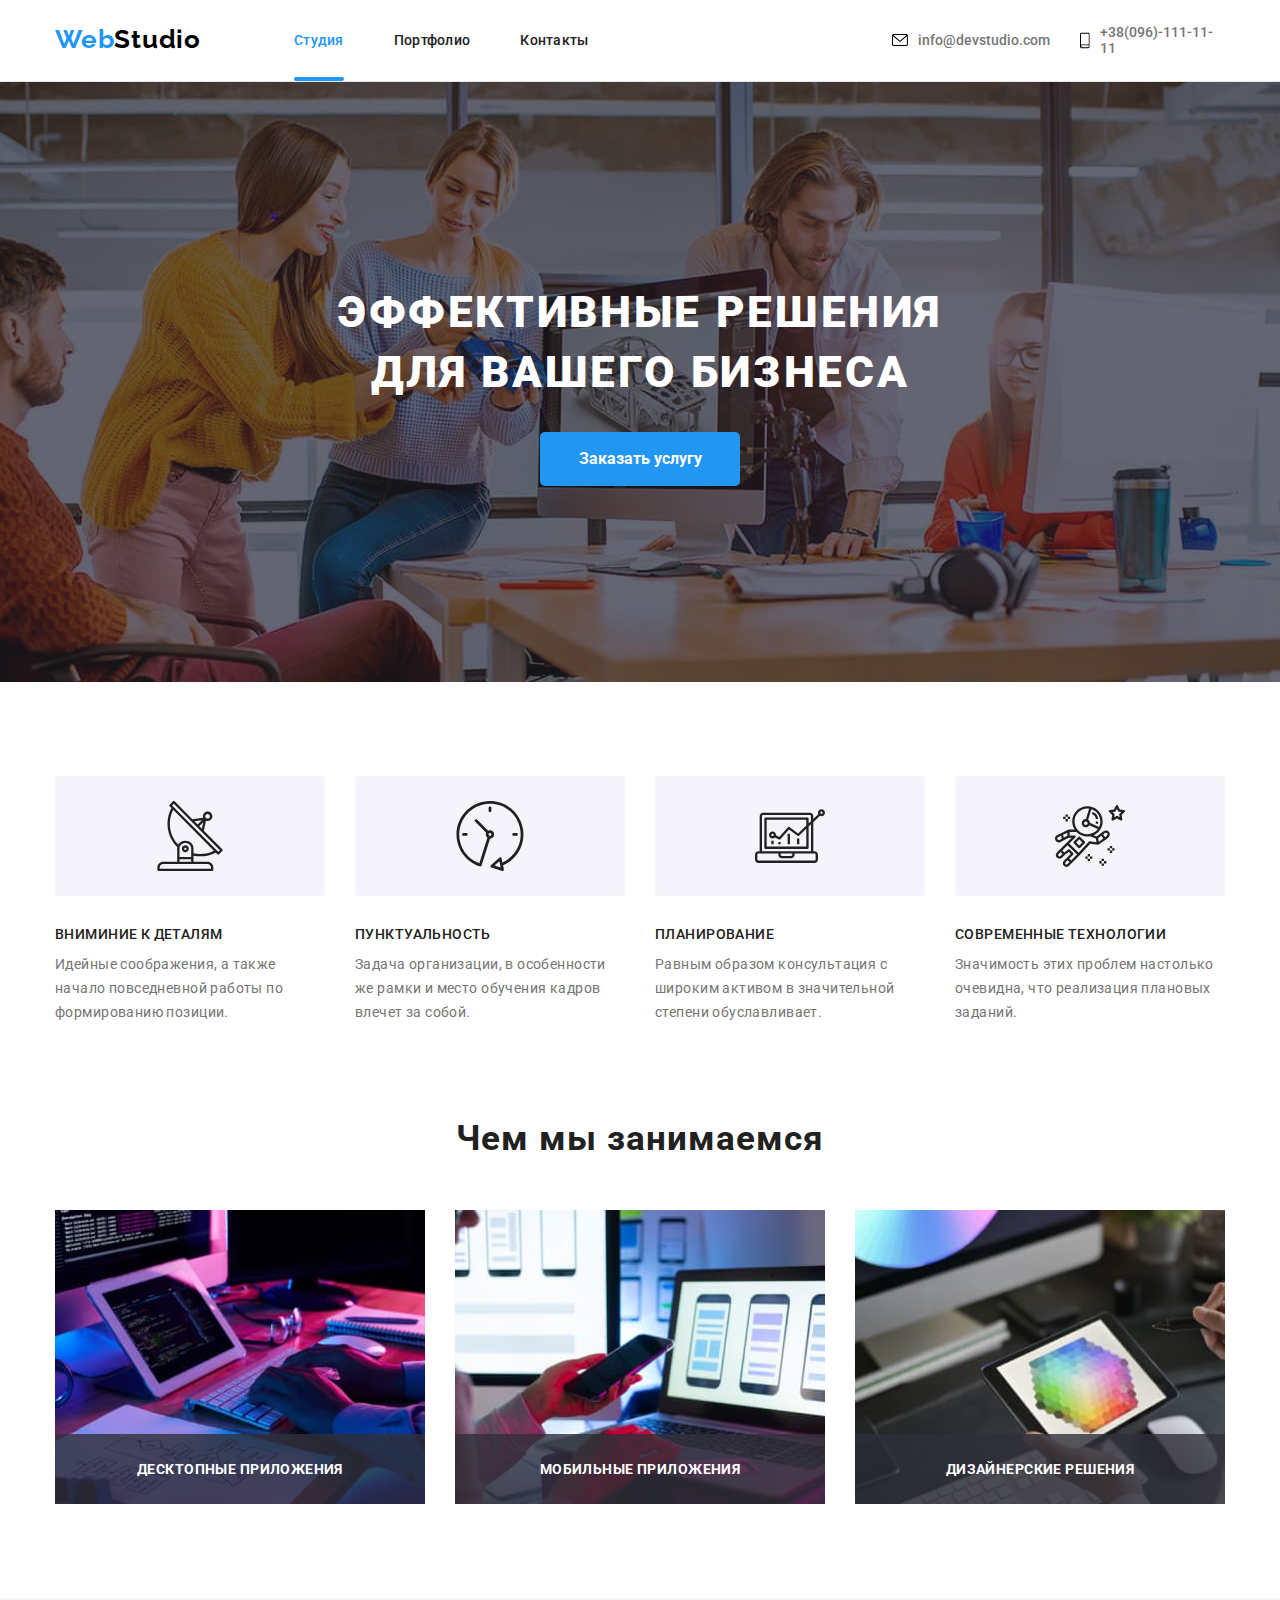
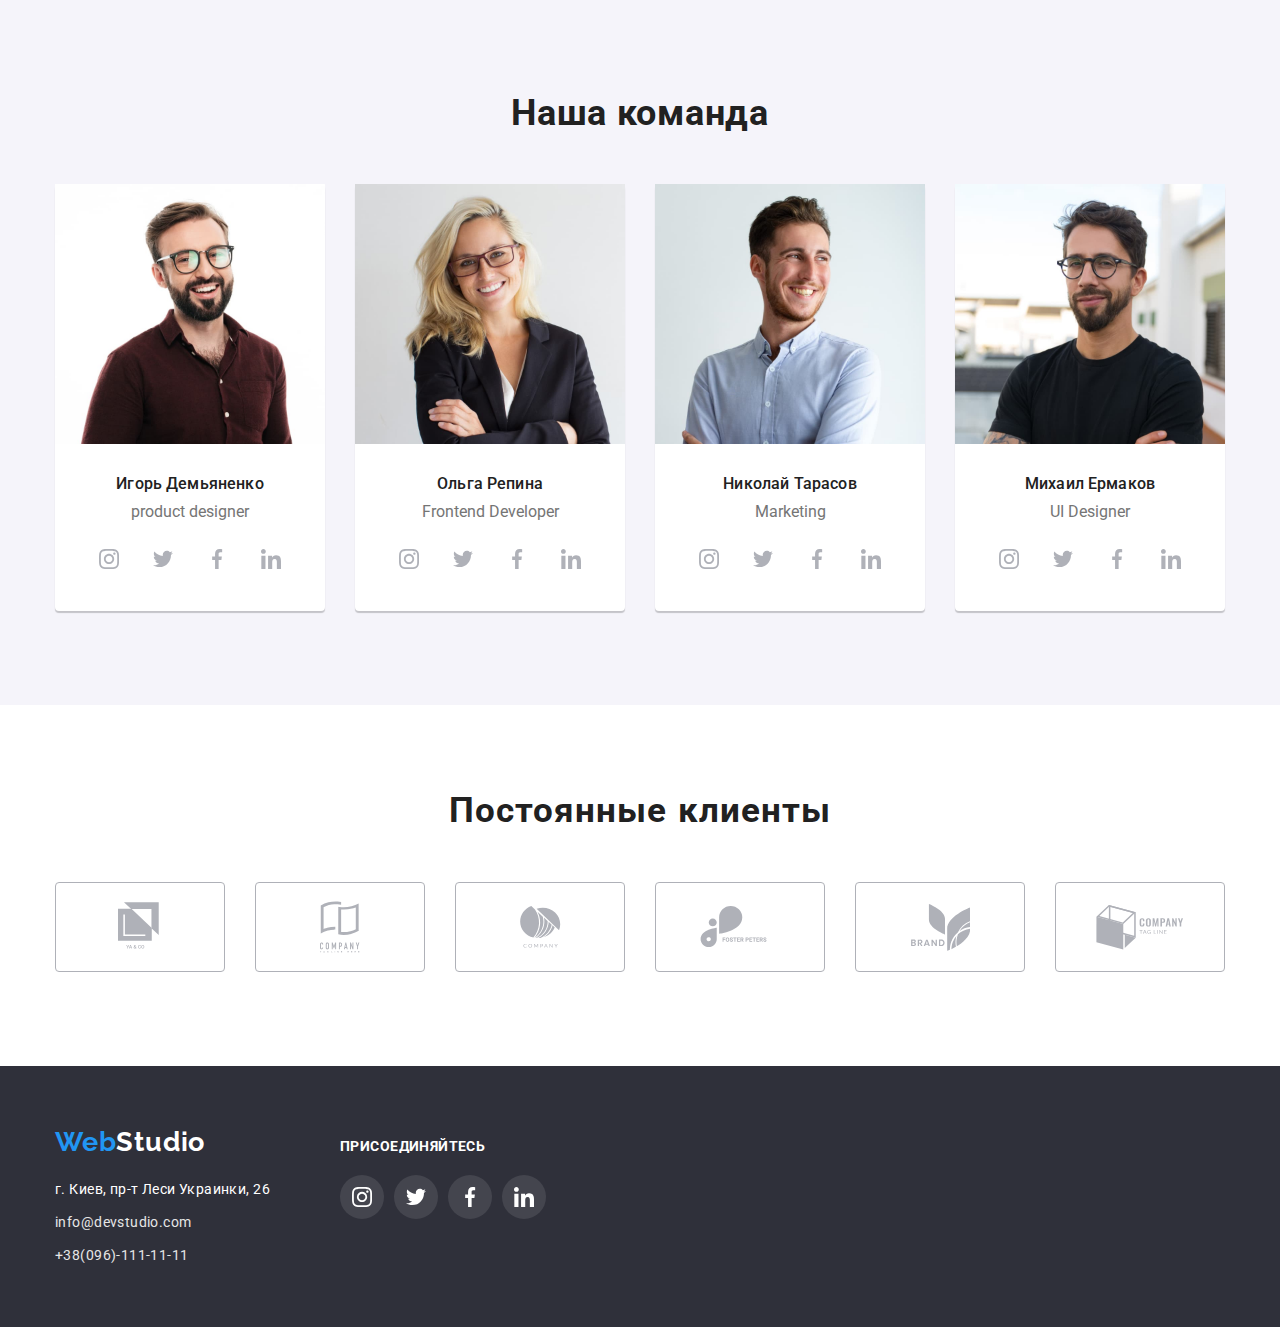
<file: index.html>
<!DOCTYPE html>
<html lang="ru">

<head>
    <meta charset="UTF-8">
    <meta http-equiv="X-UA-Compatible" content="IE=edge">
    <meta name="viewport" content="width=device-width, initial-scale=1.0">
    <link rel="preconnect" href="https://fonts.gstatic.com">
    <link rel="preconnect" href="https://fonts.gstatic.com">
    <link rel="preconnect" href="https://fonts.gstatic.com">
    <link rel="stylesheet" href="./style/normalize.css">
    <link
        href="https://fonts.googleapis.com/css2?family=Raleway:wght@700&family=Roboto:wght@400;500;700;900&display=swap"
        rel="stylesheet">
    <link rel="stylesheet" href="style/style.css">
    <link rel="stylesheet" href="portfolio.html">

    <title>Main page</title>
</head>

<body>
    <header class="header">
        <div class="container header_div">
            <a class="logos" href="#"><span class="web">Web</span>Studio</a>
            <nav class="nav">
                <ul class="nav_list">
                    <li class="nav_item"><a class="link current" href="./index.html">Студия</a></li>
                    <li class="nav_item"><a class="link " href="./portfolio.html">Портфолио</a></li>
                    <li class="nav_item"><a class="link " href="#Контакты">Контакты</a></li>
                </ul>
            </nav>
            <ul class="contact_list">
                <li class="contact_item"><a class="contacts_anchor" href="mailto:info@devstudio.com">
                        <svg class="contact_icon" width="16px" height="12px">
                            <use href="./images/sprite.svg#icon-envelope"></use>
                        </svg>
                        info@devstudio.com</a>
                </li>
                <li class="contact_item"><a class="contacts_anchor" href="tel:+380961111111">
                        <svg class="contact_icon" width="10px" height="17px">
                            <use href="./images/sprite.svg#icon-smartphone"></use>
                        </svg>
                        +38(096)-111-11-11</a>
                </li>
            </ul>
        </div>
    </header>
    <main>
        <section class="inner_screen">
            <div class="container">
                <h1>Эффективные решения для вашего бизнеса</h1>
                <button class="btn" type="button">Заказать услугу</button>
            </div>
        </section>
        <section class="skill_list">
            <div class="container">
                <ul class="skill_ul">
                    <li class="list_li">
                        <div class="svg_div">
                            <svg class="skill_icon">
                                <use href="./images/sprite.svg#icon-antenna"></use>
                            </svg>
                        </div>
                        <h3 class="li_caption">Вниминие к деталям</h3>
                        <p class="paragraphs_li">Идейные соображения, а также начало повседневной работы по формированию
                            позиции.</p>
                    </li>
                    <li class="list_li">
                        <div class="svg_div">
                            <svg class="skill_icon">
                                <use href="./images/sprite.svg#icon-clock"></use>
                            </svg>
                        </div>
                        <h3 class="li_caption">Пунктуальность</h3>
                        <p class="paragraphs_li">Задача организации, в особенности же рамки и место обучения кадров
                            влечет
                            за собой.</p>
                    </li>
                    <li class="list_li">
                        <div class="svg_div">
                            <svg class="skill_icon">
                                <use href="./images/sprite.svg#icon-diagram"></use>
                            </svg>
                        </div>
                        <h3 class="li_caption">Планирование</h3>
                        <p class="paragraphs_li">Равным образом консультация с широким активом в значительной степени
                            обуславливает.</p>
                    </li>
                    <li class="list_li">
                        <div class="svg_div">
                            <svg class="skill_icon">
                                <use href="./images/sprite.svg#icon-astronaut"></use>
                            </svg>
                        </div>
                        <h3 class="li_caption">Современные технологии</h3>
                        <p class="paragraphs_li">Значимость этих проблем настолько очевидна, что реализация плановых
                            заданий.</p>
                    </li>
                </ul>
            </div>
        </section>
        <section class="skill_photos">
            <div class="container">
                <h2>Чем мы занимаемся</h2>
                <ul class="ul_photos">
                    <li class="li_photos">
                        <div class="photo_cover">
                            <img src="images/box1.jpg" alt="laptop" class="skills_photo">
                            <div class="img_title_overlay">
                                <h3 class="hover_header">Десктопные приложения</h3>
                            </div>
                        </div>
                    </li>
                    <li class="li_photos">
                        <div class="photo_cover">
                            <img src="images/box2.jpg" alt="phone" class="skills_photo">
                            <div class="img_title_overlay">
                                <h3 class="hover_header">Мобильные приложения</h3>
                            </div>
                        </div>
                    </li>
                    <li class="li_photos">
                        <div class="photo_cover">
                            <img src="images/box3.jpg" alt="tablet" class="skills_photo">
                            <div class="img_title_overlay">
                                <h3 class="hover_header">Дизайнерские решения</h3>
                            </div>
                        </div>
                    </li>
                </ul>
            </div>
        </section>
        <section class="team">
            <div class="container">
                <h2 class="h2_team">Наша команда</h2>
                <ul class="team_list">
                    <li class="worker_block">
                        <img src="images/man1.jpg" alt="man1" class="team_face">
                        <div class="description">
                            <h3 class="p_team">Игорь Демьяненко</h3>
                            <p class="proffesion" lang="en">product designer</p>
                            <ul class="inner_ul">
                                <li class="social_icon_item">
                                    <a href="" class="social_icon_link" target="_blank" rel="noopener noreferrer">
                                        <svg class="social_icon">
                                            <use href="./images/sprite.svg#icon-instagram"></use>
                                        </svg>
                                    </a>
                                </li>
                                <li class="social_icon_item">
                                    <a href="" class="social_icon_link" target="_blank" rel="noopener noreferrer">
                                        <svg class="social_icon">
                                            <use href="./images/sprite.svg#icon-twitter"></use>
                                        </svg>
                                    </a>
                                </li>
                                <li class="social_icon_item">
                                    <a href="" class="social_icon_link" target="_blank" rel="noopener noreferrer">
                                        <svg class="social_icon">
                                            <use href="./images/sprite.svg#icon-facebook"></use>
                                        </svg>
                                    </a>
                                </li>
                                <li class="social_icon_item">
                                    <a href="" class="social_icon_link" target="_blank" rel="noopener noreferrer">
                                        <svg class="social_icon">
                                            <use href="./images/sprite.svg#icon-linkedin"></use>
                                        </svg>
                                    </a>
                                </li>
                            </ul>
                        </div>
                    </li>
                    <li class="worker_block">
                        <img src="images/women1.jpg" alt="women1" class="team_face">
                        <div class="description">
                            <h3 class="p_team">Ольга Репина</h3>
                            <p class="proffesion" lang="en">Frontend Developer</p>
                            <ul class="inner_ul">
                                <li class="social_icon_item">
                                    <a href="" class="social_icon_link" target="_blank" rel="noopener noreferrer">
                                        <svg class="social_icon">
                                            <use href="./images/sprite.svg#icon-instagram"></use>
                                        </svg>
                                    </a>
                                </li>
                                <li class="social_icon_item">
                                    <a href="" class="social_icon_link" target="_blank" rel="noopener noreferrer">
                                        <svg class="social_icon">
                                            <use href="./images/sprite.svg#icon-twitter"></use>
                                        </svg>
                                    </a>
                                </li>
                                <li class="social_icon_item">
                                    <a href="" class="social_icon_link" target="_blank" rel="noopener noreferrer">
                                        <svg class="social_icon">
                                            <use href="./images/sprite.svg#icon-facebook"></use>
                                        </svg>
                                    </a>
                                </li>
                                <li class="social_icon_item">
                                    <a href="" class="social_icon_link" target="_blank" rel="noopener noreferrer">
                                        <svg class="social_icon">
                                            <use href="./images/sprite.svg#icon-linkedin"></use>
                                        </svg>
                                    </a>
                                </li>
                            </ul>
                        </div>
                    </li>
                    <li class="worker_block">
                        <img src="images/man2.jpg" alt="man2" class="team_face">
                        <div class="description">
                            <h3 class="p_team">Николай Тарасов</h3>
                            <p class="proffesion" lang="en">Marketing</p>
                            <ul class="inner_ul">
                                <li class="social_icon_item">
                                    <a href="" class="social_icon_link" target="_blank" rel="noopener noreferrer">
                                        <svg class="social_icon">
                                            <use href="./images/sprite.svg#icon-instagram"></use>
                                        </svg>
                                    </a>
                                </li>
                                <li class="social_icon_item">
                                    <a href="" class="social_icon_link" target="_blank" rel="noopener noreferrer">
                                        <svg class="social_icon">
                                            <use href="./images/sprite.svg#icon-twitter"></use>
                                        </svg>
                                    </a>
                                </li>
                                <li class="social_icon_item">
                                    <a href="" class="social_icon_link" target="_blank" rel="noopener noreferrer">
                                        <svg class="social_icon">
                                            <use href="./images/sprite.svg#icon-facebook"></use>
                                        </svg>
                                    </a>
                                </li>
                                <li class="social_icon_item">
                                    <a href="" class="social_icon_link" target="_blank" rel="noopener noreferrer">
                                        <svg class="social_icon">
                                            <use href="./images/sprite.svg#icon-linkedin"></use>
                                        </svg>
                                    </a>
                                </li>
                            </ul>
                        </div>
                    </li>
                    <li class="worker_block">
                        <img src="images/man3.jpg" alt="man3" class="team_face">
                        <div class="description">
                            <h3 class="p_team">Михаил Ермаков</h3>
                            <p class="proffesion" lang="en">UI Designer</p>
                            <ul class="inner_ul">
                                <li class="social_icon_item">
                                    <a href="" class="social_icon_link" target="_blank" rel="noopener noreferrer">
                                        <svg class="social_icon">
                                            <use href="./images/sprite.svg#icon-instagram"></use>
                                        </svg>
                                    </a>
                                </li>
                                <li class="social_icon_item">
                                    <a href="" class="social_icon_link" target="_blank" rel="noopener noreferrer">
                                        <svg class="social_icon">
                                            <use href="./images/sprite.svg#icon-twitter"></use>
                                        </svg>
                                    </a>
                                </li>
                                <li class="social_icon_item">
                                    <a href="" class="social_icon_link" target="_blank" rel="noopener noreferrer">
                                        <svg class="social_icon">
                                            <use href="./images/sprite.svg#icon-facebook"></use>
                                        </svg>
                                    </a>
                                </li>
                                <li class="social_icon_item">
                                    <a href="" class="social_icon_link" target="_blank" rel="noopener noreferrer">
                                        <svg class="social_icon">
                                            <use href="./images/sprite.svg#icon-linkedin"></use>
                                        </svg>
                                    </a>
                                </li>
                            </ul>
                        </div>
                    </li>
                </ul>
            </div>
        </section>
        <section class="customers_block">
            <div class="container">
                <h2 class="customer_header">Постоянные клиенты</h2>
                <ul class="customer_list">
                    <li class="customer_item">
                        <a class="customer_link" href="" target="_blank" rel="noopener noreferrer">
                            <svg class="customer_icon" width="45px" height="50px">
                                <use href="./images/sprite.svg#icon-logo_1"></use>
                            </svg>
                        </a>
                    </li>
                    <li class="customer_item">
                        <a class="customer_link" href="" target="_blank" rel="noopener noreferrer">
                            <svg class="customer_icon" width="40px" height="52px">
                                <use href="./images/sprite.svg#icon-logo_2"></use>
                            </svg>
                        </a>
                    </li>
                    <li class="customer_item">
                        <a class="customer_link" href="" target="_blank" rel="noopener noreferrer">
                            <svg class="customer_icon" width="41px" height="42px">
                                <use href="./images/sprite.svg#icon-logo_3"></use>
                            </svg>
                        </a>
                    </li>
                    <li class="customer_item">
                        <a class="customer_link" href="" target="_blank" rel="noopener noreferrer">
                            <svg class="customer_icon" width="80px" height="42px">
                                <use href="./images/sprite.svg#icon-logo_4"></use>
                            </svg>
                        </a>
                    </li>
                    <li class="customer_item">
                        <a class="customer_link" href="" target="_blank" rel="noopener noreferrer">
                            <svg class="customer_icon" width="59px" height="47px">
                                <use href="./images/sprite.svg#icon-logo_5"></use>
                            </svg>
                        </a>
                    </li>
                    <li class="customer_item">
                        <a class="customer_link" href="" target="_blank" rel="noopener noreferrer">
                            <svg class="customer_icon" width="88px" height="45px">
                                <use href="./images/sprite.svg#icon-logo_6"></use>
                            </svg>
                        </a>
                    </li>
                </ul>
            </div>
        </section>
    </main>
    <footer class="footer">
        <div class="container foot">
            <div class="footer_contact">
                <a class="logos_foot" href="#"><span class="web_foot">Web</span>Studio</a>
                <div class="footer_feedback">
                    <address class="address">
                        г. Киев, пр-т Леси Украинки, 26
                    </address>
                    <ul class="contack_list_footer">
                        <li class="li_footer"><a class="contacts_footer"
                                href="mailto:info@devstudio.com">info@devstudio.com</a>
                        </li>
                        <li class="li_footer"><a class="contacts_footer" href="tel:+380961111111">+38(096)-111-11-11</a>
                        </li>
                    </ul>
                </div>
            </div>
            <section class="footer_social">
                <h4 class="footer_social_title">Присоединяйтесь</h4>
                <ul class="footer_social_list">
                    <li class="foot_soc_item">
                        <a href="" class="social_icon_link" target="_blank" rel="noopener noreferrer">
                            <svg class="social_icon">
                                <use href="./images/sprite.svg#icon-instagram"></use>
                            </svg>
                        </a>
                    </li>
                    <li class="foot_soc_item">
                        <a href="" class="social_icon_link" target="_blank" rel="noopener noreferrer">
                            <svg class="social_icon">
                                <use href="./images/sprite.svg#icon-twitter"></use>
                            </svg>
                        </a>
                    </li>
                    <li class="foot_soc_item">
                        <a href="" class="social_icon_link" target="_blank" rel="noopener noreferrer">
                            <svg class="social_icon">
                                <use href="./images/sprite.svg#icon-facebook"></use>
                            </svg>
                        </a>
                    </li>
                    <li class="foot_soc_item">
                        <a href="" class="social_icon_link" target="_blank" rel="noopener noreferrer">
                            <svg class="social_icon">
                                <use href="./images/sprite.svg#icon-linkedin"></use>
                            </svg>
                        </a>
                    </li>
                </ul>
            </section>
        </div>
    </footer>
    <div class="backdrop is-hidden">
        <div class="modal_block">
            <button class="close_btn">
                <svg class="xmark">
                    <use href="./images/symbol-defs.svg#icon-close-black-18dp-2-1"></use>
                </svg>
            </button>
        </div>
    </div>
    <script src="./script/modal.js"></script>
</body>

</html>
</file>
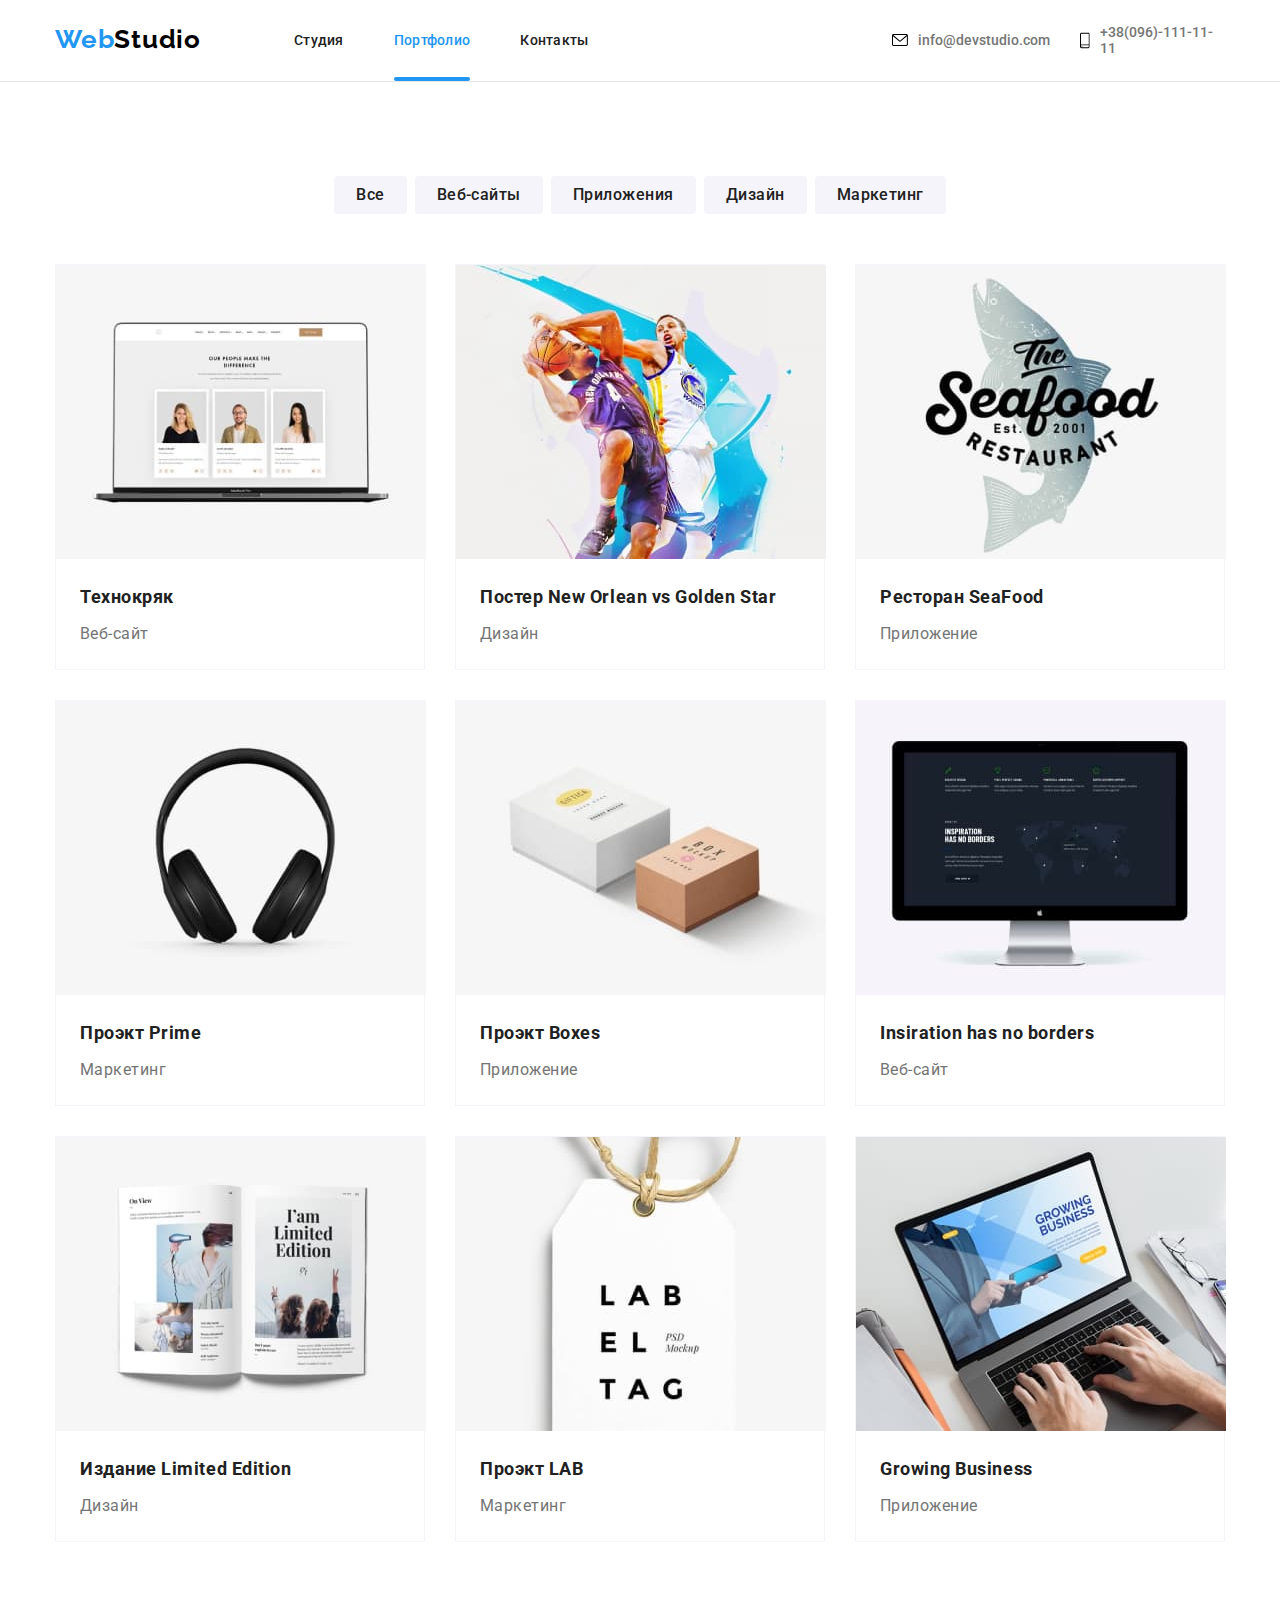
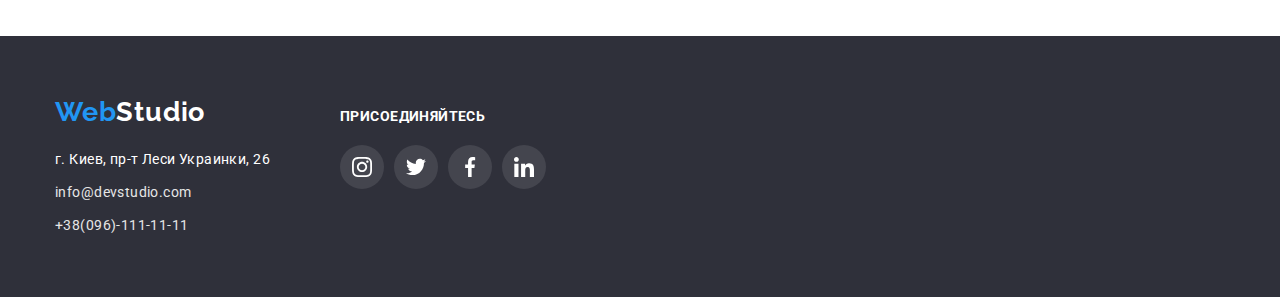
<file: portfolio.html>
<!DOCTYPE html>
<html lang="ru">

<head>
    <meta charset="UTF-8">
    <meta http-equiv="X-UA-Compatible" content="IE=edge">
    <meta name="viewport" content="width=device-width, initial-scale=1.0">
    <link
        href="https://fonts.googleapis.com/css2?family=Raleway:wght@700&family=Roboto:wght@400;500;700;900&display=swap"
        rel="stylesheet">
    <link rel="stylesheet" href="style/style.css">
    <link rel="stylesheet" href="style/portfolio_style.css">
    <link rel="stylesheet" href="./style/normalize.css">
    <title>Portfolio</title>
</head>

<body>
    <header class="header">
        <div class="container header_div">
            <a class="logos" href="#"><span class="web">Web</span>Studio</a>
            <nav class="nav">
                <ul class="nav_list">
                    <li class="nav_item"><a class="link " href="./index.html">Студия</a></li>
                    <li class="nav_item"><a class="link current" href="./portfolio.html">Портфолио</a></li>
                    <li class="nav_item"><a class="link " href="#Контакты">Контакты</a></li>
                </ul>
            </nav>
            <ul class="contact_list">
                <li class="contact_item"><a class="contacts_anchor" href="mailto:info@devstudio.com">
                        <svg class="contact_icon" width="16px" height="12px">
                            <use href="./images/sprite.svg#icon-envelope"></use>
                        </svg>
                        info@devstudio.com</a>
                </li>
                <li class="contact_item"><a class="contacts_anchor" href="tel:+380961111111">
                        <svg class="contact_icon" width="10px" height="17px">
                            <use href="./images/sprite.svg#icon-smartphone"></use>
                        </svg>
                        +38(096)-111-11-11</a>
                </li>
            </ul>
        </div>
    </header>
    <main class="portfolio_main">
            <section class=" portfolio_menu">
                <div class="container">
                <ul class="btn_list">
                    <li class="btn_item"><button class="filter_btn" type="button">Все</button></li>
                    <li class="btn_item"><button class="filter_btn" type="button">Веб-сайты</button></li>
                    <li class="btn_item"><button class="filter_btn" type="button">Приложения</button></li>
                    <li class="btn_item"><button class="filter_btn" type="button">Дизайн</button></li>
                    <li class="btn_item"><button class="filter_btn" type="button">Маркетинг</button> </li>
                </ul>
                <ul class="products">
                    <li class="product_item">
                        <a href="" class="product_link">
                            <div class="product_overlay">
                                <img src="./images/team_prod.jpg" alt="technopark" class="prod_image">
                                <p class="overlay_paragraph">Технокряк это современная пощадка
                                    распостранения коронавируса. Компании используют эту платформу
                                    для цифрового шпионажа и атак на защищенные сервера конкурентов.
                                </p>
                            </div>
                            <div class="image_title">
                                <h3 class="prod_name">Технокряк</h3>
                                <p class="prod_description">Веб-сайт</p>
                            </div>
                        </a>
                    </li>
                    <li class="product_item" lang="en">
                        <a href="" class="product_link">
                            <div class="product_overlay">
                                <img src="./images/sport_prod.jpg" alt="sport_poster" class="prod_image">
                            <p class="overlay_paragraph">Технокряк это современная пощадка
                                распостранения коронавируса. Компании используют эту платформу
                                для цифрового шпионажа и атак на защищенные сервера конкурентов.
                            </p>
                            </div>
                            <div class="image_title">
                                <h3 class="prod_name">Постер New Orlean vs Golden Star</h3>
                                <p class="prod_description">Дизайн</p>
                            </div>
                        </a>
                    </li>
                    <li class="product_item" lang="en">
                        <a href="" class="product_link">
                            <div class="product_overlay">
                                <img src="./images/sea_prod.jpg" alt="sea_food" class="prod_image">
                            <p class="overlay_paragraph">Технокряк это современная пощадка
                                распостранения коронавируса. Компании используют эту платформу
                                для цифрового шпионажа и атак на защищенные сервера конкурентов.
                            </p>
                            </div>
                            <div class="image_title">
                                <h3 class="prod_name">Ресторан SeaFood</h3>
                                <p class="prod_description">Приложение</p>
                            </div>
                        </a>
                    </li>
                    <li class="product_item" lang="en">
                        <a href="" class="product_link">
                            <div class="product_overlay">
                                <img src="./images/music_prod.jpg" alt="headphones" class="prod_image">
                            <p class="overlay_paragraph">Технокряк это современная пощадка
                                распостранения коронавируса. Компании используют эту платформу
                                для цифрового шпионажа и атак на защищенные сервера конкурентов.
                            </p>
                            </div>
                            <div class="image_title">
                                <h3 class="prod_name">Проэкт Prime</h3>
                                <p class="prod_description">Маркетинг</p>
                            </div>
                        </a>
                    </li>
                    <li class="product_item" lang="en">
                        <a href="" class="product_link">
                            <div class="product_overlay">
                                <img src="./images/box_prod.jpg" alt="boxes" class="prod_image">
                            <p class="overlay_paragraph">Технокряк это современная пощадка
                                распостранения коронавируса. Компании используют эту платформу
                                для цифрового шпионажа и атак на защищенные сервера конкурентов.
                            </p>
                            </div>
                            <div class="image_title">
                                <h3 class="prod_name">Проэкт Boxes</h3>
                                <p class="prod_description">Приложение</p>
                            </div>
                        </a>
                    </li>
                    <li class="product_item" lang="en">
                        <a href="" class="product_link">
                            <div class="product_overlay">
                                <img src="./images/pc_prod.jpg" alt="screen_for_pc" class="prod_image">
                            <p class="overlay_paragraph">Технокряк это современная пощадка
                                распостранения коронавируса. Компании используют эту платформу
                                для цифрового шпионажа и атак на защищенные сервера конкурентов.
                            </p>
                            </div>
                            <div class="image_title">
                                <h3 class="prod_name">Insiration has no borders</h3>
                                <p class="prod_description">Веб-сайт</p>
                            </div>
                        </a>
                    </li>
                    <li class="product_item" lang="en">
                        <a href="" class="product_link">
                            <div class="product_overlay">
                                <img src="./images/book_prod.jpg" alt="books" class="prod_image">
                            <p class="overlay_paragraph">Технокряк это современная пощадка
                                распостранения коронавируса. Компании используют эту платформу
                                для цифрового шпионажа и атак на защищенные сервера конкурентов.
                            </p>
                            </div>
                            <div class="image_title">
                                <h3 class="prod_name">Издание Limited Edition</h3>
                                <p class="prod_description">Дизайн</p>
                            </div>
                        </a>
                    </li>
                    <li class="product_item" lang="en">
                        <a href="" class="product_link">
                            <div class="product_overlay">
                                <img src="./images/label_prod.jpg" alt="famous_labls" class="prod_image">
                            <p class="overlay_paragraph">Технокряк это современная пощадка
                                распостранения коронавируса. Компании используют эту платформу
                                для цифрового шпионажа и атак на защищенные сервера конкурентов.
                            </p>
                            </div>
                            <div class="image_title">
                                <h3 class="prod_name">Проэкт LAB</h3>
                                <p class="prod_description">Маркетинг</p>
                            </div>
                        </a>
                    </li>
                    <li class="product_item" lang="en">
                        <a href="" class="product_link">
                            <div class="product_overlay">
                                <img src="./images/laptop_prod.jpg" alt="good_laptop" class="prod_image">
                            <p class="overlay_paragraph">Технокряк это современная пощадка
                                распостранения коронавируса. Компании используют эту платформу
                                для цифрового шпионажа и атак на защищенные сервера конкурентов.
                            </p>
                            </div>
                            <div class="image_title">
                                <h3 class="prod_name">Growing Business</h3>
                                <p class="prod_description">Приложение</p>
                            </div>
                        </a>
                    </li>
                </ul>
            </div>
            </section>
    </main>
    <footer class="footer">
        <div class="container foot">
            <div class="footer_contact">
                <a class="logos_foot" href="#"><span class="web_foot">Web</span>Studio</a>
                <div class="footer_feedback">
                    <address class="address">
                        г. Киев, пр-т Леси Украинки, 26
                    </address>
                    <ul class="contack_list_footer">
                        <li class="li_footer"><a class="contacts_footer"
                                href="mailto:info@devstudio.com">info@devstudio.com</a>
                        </li>
                        <li class="li_footer"><a class="contacts_footer" href="tel:+380961111111">+38(096)-111-11-11</a>
                        </li>
                    </ul>
                </div>
            </div>
            <section class="footer_social">
                <h4 class="footer_social_title">Присоединяйтесь</h4>
                <ul class="footer_social_list">
                    <li class="foot_soc_item">
                        <a href="" class="social_icon_link" target="_blank" rel="noopener noreferrer">
                            <svg class="social_icon">
                                <use href="./images/sprite.svg#icon-instagram"></use>
                            </svg>
                        </a>
                    </li>
                    <li class="foot_soc_item">
                        <a href="" class="social_icon_link" target="_blank" rel="noopener noreferrer">
                            <svg class="social_icon">
                                <use href="./images/sprite.svg#icon-twitter"></use>
                            </svg>
                        </a>
                    </li>
                    <li class="foot_soc_item">
                        <a href="" class="social_icon_link" target="_blank" rel="noopener noreferrer">
                            <svg class="social_icon">
                                <use href="./images/sprite.svg#icon-facebook"></use>
                            </svg>
                        </a>
                    </li>
                    <li class="foot_soc_item">
                        <a href="" class="social_icon_link" target="_blank" rel="noopener noreferrer">
                            <svg class="social_icon">
                                <use href="./images/sprite.svg#icon-linkedin"></use>
                            </svg>
                        </a>
                    </li>
                </ul>
            </section>
        </div>
    </footer>
</body>

</html>
</file>
<file: style/style.css>
:root {
    --text-color: #212121;
    --hover-color: #2196F3;
    --alter-text: #757575;
    --bg-color: #fff;
    --bgbody-color: rgb(230, 230, 230);
    --inner-screen: #2F303A;
    --team-bg: #F5F4FA;
    --logo-color: #000;
    --body-white: #fff;
    --svg-color: #AFB1B8;
    --soc-bg: rgba(255, 255, 255, .1);
    --gradient-color: rgba(47, 48, 58, .4);
    --card-shadow: rgba(0, 0, 0, .2);
    --anima-bg-color:rgba(47, 48, 58, .8);
    --overlay-bg-color:rgba(33, 150, 243, .9);
}


body {
    background-color: var(--body-white);
    font-family: 'Roboto', sans-serif;
}

a {
    display: block;
}

img {
    display: block;
    min-width: 100%;
    height: auto;
}

a:focus {
    color: var(--hover-color);
}

.container {
    width: 1200px;
    margin: 0 auto;
    padding-left: 15px;
    padding-right: 15px;
}

/*header section*/
.header {
    background-color: var(--bg-color);

    padding-top: 24px;
    padding-bottom: 25px;
    display: flex;

    border-bottom: 1px solid var(--bgbody-color);
}

.header_div {
    display: flex;
    flex-direction: row;
}

.web {
    color: var(--hover-color);
    font-family: 'Raleway', sans-serif;
    font-weight: 700;
}


.logos {
    color: var(--logo-color);
    font-family: 'Raleway', sans-serif;
    text-decoration: none;

    font-size: 26px;
    line-height: 31px;
    font-weight: 700;
    letter-spacing: .03em;
}

.nav {
    margin: 0;
    display: flex;
    align-items: center;
    width: 294px;

    margin-left: 93px;
}

.nav_list {
    list-style: none;

    display: flex;
    flex-direction: row;

    margin: 0;
    padding: 0;
}

.link {
    font-weight: 500;
    font-size: 14px;
    line-height: 16px;
    letter-spacing: .02em;

    color: var(--text-color);

    text-decoration: none;

    transition: cubic-bezier(0.4, 0, 0.2, 1);;
    transition-duration: .25s;
    transition-property:  color;
}

.nav_item+.nav_item {
    margin-left: 50px;
}

.nav_list li .current {
    color: var(--hover-color);
}

.current{
    position: relative;
}

.current::after{
    content: "";
    position: absolute;

    display: block;

    width: 100%;
    height: 4px;
    border-radius: 2px;
    background-color: var(--hover-color);

    margin-top: 29px;
}


.contact_list {
    font-weight: 500;
    list-style: none;

    margin: 0;
    padding: 0;

    display: flex;
    flex-direction: row;
    align-items: center;

    width: 333px;
    margin-left: auto;
}

.contact_item:last-child {
    margin-left: 30px;
}

.contacts_anchor {
    color: var(--alter-text);

    font-size: 14px;
    line-height: 16px;

    text-decoration: none;

    display: flex;
    align-items: center;

    transition: cubic-bezier(0.4, 0, 0.2, 1);;
    transition-duration: .25s;
    transition-property:  color;
}



.link:hover {
    color: var(--hover-color);
}

.contact_icon {
    margin-right: 10px;
    transition: cubic-bezier(0.4, 0, 0.2, 1);;
    transition-duration: .25s;
    transition-property:  fill;
}

.contacts_anchor:hover,
.contact_icon:hover,
.contacts_anchor:focus,
.contact_icon:focus {
    color: var(--hover-color);
    fill: var(--hover-color);
}


/*main Block*/

main {
    background-color: var(--bg-color);
}

.inner_screen {
    display: flex;
    flex-direction: column;
    text-align: center;
    align-items: center;

    padding: 0;
    max-width: 1600px;
    margin: auto;


    background-color: var(--inner-screen);
    padding-top: 200px;
    padding-bottom: 196px;


    background-image: linear-gradient(to left, var(--gradient-color)40%,
            var(--gradient-color)100%),
        url('../images/Img.jpg');


    background-position: center;
    background-repeat: no-repeat;
}

h1 {
    width: 696px;

    margin: 0 auto 30px;
    padding: 0;

    font-weight: 900;
    font-size: 44px;
    line-height: 60px;
    text-transform: uppercase;

    letter-spacing: .06em;

    color: var(--bg-color);
}

.btn {

    width: 200px;

    font-size: 16px;
    font-weight: 700;
    line-height: 30px;

    padding: 10px 32px;

    color: var(--bg-color);
    background-color: var(--hover-color);

    border-radius: 5px;
    border-color: transparent;

    transition: cubic-bezier(0.4, 0, 0.2, 1);;
    transition-duration: .25s;
    transition-property: box-shadow;
}

.btn:hover,.btn:focus {

    cursor: pointer;
    box-shadow: 0 4px 4px var(--logo-color);
}

/*SKILLS block*/
.skill_list {
    padding-top: 94px;
    padding-bottom: 94px;
}

.skill_ul {
    list-style: none;
    display: flex;
    flex-direction: row;
    padding: 0;
    margin: 0;


}

.list_li+.list_li {
    margin-left: 30px;
}

.list_li {
    width: 270px;
}

.svg_div {
    height: 120px;

    display: flex;
    justify-content: center;
    align-items: center;

    background-color: var(--team-bg);
    margin-bottom: 30px;

    border-radius: 4px;
}

.skill_icon {
    width: 70px;
    height: 70px;

    fill: var(--text-color);
}

.li_caption,
.paragraphs_li,
.list_li {
    padding: 0;
    margin: 0;
}

.li_caption {
    margin: 0;
    margin-bottom: 10px;

    font-weight: 700;

    font-size: 14px;
    line-height: 16px;

    font-weight: 500;
    letter-spacing: .03em;

    text-transform: uppercase;

    color: var(--text-color);
}

.paragraphs_li {


    font-size: 14px;
    line-height: 24px;

    letter-spacing: .03em;


    color: var(--alter-text);
}

/*Skill photo-section*/


h2 {
    text-align: center;

    font-weight: 700;
    font-size: 35px;
    line-height: 42px;

    letter-spacing: .03em;

    color: var(--text-color);

    margin: 0;
    padding: 0;
    margin-bottom: 50px;
}

.ul_photos {
    list-style: none;

    margin: 0;
    padding: 0;

    display: flex;
    flex-direction: row;
}

.skill_photos {
    padding-bottom: 94px;
}

.skills_photo {
    width: 370px;
}

.photo_cover{
    position: relative;
}

.img_title_overlay{
    position: absolute;
    bottom: 0;
    display: flex;
    justify-content: center;
    align-items: center;

    width: 370px;
    height: 70px;
    background-color: var(--anima-bg-color);
}

.hover_header{
    margin: 0;

    font-size: 14px;
    line-height: 16px;
    font-weight: bold;
    letter-spacing: .03em;
    text-transform: uppercase;

    color: var(--body-white);
}


.li_photos {
    margin: 0;
    padding: 0;
}

.li_photos+.li_photos {
    margin-left: 30px;
}

/*Team block*/
.team {
    background-color: var(--team-bg);
    padding-top: 94px;
    padding-bottom: 94px;
}

.h2_team {
    font-weight: 700;
    font-size: 36px;
    line-height: 42px;

    letter-spacing: .02em;

    color: var(--text-color);
}

.team_list {
    list-style: none;

    margin: 0;
    padding: 0;

    display: flex;
    flex-direction: row;
}

.team_face {
    width: 270px;
    height: 260px;
    display: block;
    margin: 0;
}

.description {
    padding: 30px 15px;

}

.worker_block {
    box-shadow: 0 2px 1px var(--card-shadow);

    background-color: var(--bg-color);

    border-radius: 4px;
}

.worker_block+.worker_block {
    margin-left: 30px;
}


.p_team {
    font-size: 16px;
    font-weight: 500;

    line-height: 19px;
    letter-spacing: .01em;

    text-align: center;

    color: var(--text-color);

    margin: 0;
    padding: 0;
    margin-bottom: 10px;

    text-align: center;
}


.proffesion {
    color: var(--alter-text);

    margin: 0;
    padding: 0;

    text-align: center;

    margin-bottom: 16px;
}

.inner_ul {
    list-style: none;
    display: flex;
    justify-content: center;

    margin: 0;
    padding: 0;

    margin-left: auto;
    margin-right: auto;
}

.social_icon_item+.social_icon_item {
    margin-left: 10px;
}

.social_icon_link {
    display: flex;
    justify-content: center;
    align-items: center;

    width: 44px;
    height: 44px;

    border-radius: 50%;

    transition: cubic-bezier(0.4, 0, 0.2, 1);;
    transition-duration: .25s;
    transition-property:  background-color;
}

.inner_ul .social_icon {
    width: 20px;
    height: 20px;

    fill: var(--svg-color);

    transition: cubic-bezier(0.4, 0, 0.2, 1);;
    transition-duration: .25s;
    transition-property:  fill;
}

.social_icon_link:hover .social_icon,
.social_icon_link:focus .social_icon {
    fill: var(--body-white);
}

.social_icon_link:hover,
.social_icon_link:focus {
    background-color: var(--hover-color);
}


/*Customer block*/
.customers_block {
    padding-top: 85px;
    padding-bottom: 94px;
}

.customer_list {
    margin: 0;
    padding: 0;

    list-style: none;

    display: inline-flex;
    justify-content: center;
}

.customer_link {
    display: block;
    width: 170px;
    height: 90px;
    border: 1px solid var(--svg-color);
    border-radius: 4px;

    display: inline-flex;
    justify-content: center;
    align-items: center;

    transition: cubic-bezier(0.4, 0, 0.2, 1);;
    transition-duration: .25s;
    transition-property:  border-color;
}

.customer_list .customer_icon {
    fill: var(--svg-color);

    transition: cubic-bezier(0.4, 0, 0.2, 1);;
    transition-duration: .25s;
    transition-property:  fill;
}

.customer_link:hover .customer_icon,
.customer_link:hover,
.customer_link:focus .customer_icon,
.customer_link:focus {
    fill: var(--hover-color);
    border-color: var(--hover-color);
}

.customer_item+.customer_item {
    margin-left: 30px;
}

/*FOOTER BLock*/
.foot {
    display: flex;
    align-items: baseline;
}


.footer {
    background-color: var(--inner-screen);

    padding-top: 60px;
    padding-bottom: 60px;

    display: flex;
    flex-direction: row;
}

.logos_foot {
    color: var(--bg-color);
    font-family: 'Raleway', sans-serif;


    font-size: 27px;
    line-height: 31px;
    font-weight: 700;
    letter-spacing: .03em;

    text-decoration: none;
}

.contack_list_footer,
address {
    margin: 0;
    padding: 0;
}

.contack_list_footer {
    margin-top: 9px;
}

.li_footer:first-child {
    margin-bottom: 9px;
}

.web_foot {
    color: var(--hover-color);
    font-family: 'Raleway', sans-serif;
    font-weight: 700;
}

.footer_feedback {
    margin: 0;
    margin-top: 20px;
}

.address {
    font-style: unset;
    font-size: 14px;
    line-height: 24px;

    letter-spacing: .03em;

    color: var(--bg-color);
}



.li_footer {
    list-style: none;

    font-size: 14px;
    line-height: 24px;

    letter-spacing: .03em;

}

.contacts_footer {
    color: var(--bgbody-color);
    text-decoration: none;

    transition: cubic-bezier(0.4, 0, 0.2, 1);;
    transition-duration: .25s;
    transition-property:  color;
}

.contacts_footer:hover,
.contacts_footer:focus {
    color: var(--hover-color);
}

.footer_social {
    margin-left: 70px;
}

.footer_social_list {
    display: flex;
    flex-direction: row;

    list-style: none;

    margin: 0;
    padding: 0;

    width: 216px;
}

.foot_soc_item+.foot_soc_item {
    margin-left: 10px;
}

.footer_social_list .social_icon {
    width: 20px;
    height: 20px;

    fill: var(--body-white);
}

.footer_social_list .social_icon_link {
    border-radius: 50%;

    background-color: var(--soc-bg);

    transition: cubic-bezier(0.4, 0, 0.2, 1);;
    transition-duration: .25s;
    transition-property:  background-color;
}

.footer_social_list .social_icon_link:hover,
.footer_social_list .social_icon_link:focus {
    background-color: var(--hover-color);
}

.footer_social_title {
    margin: 0;
    margin-bottom: 20px;

    width: 145px;
    font-size: 14px;
    line-height: 17px;
    font-weight: 700;
    letter-spacing: .03em;

    text-transform: uppercase;
    color: var(--body-white);
}

/*MODAL WINDOW BLOCK*/

.backdrop{
    position: fixed;
    top: 0;
    left: 0;
    width: 100vw;
    height: 100vh;
    background-color: var(--card-shadow);

    transition: cubic-bezier(0.4, 0, 0.2, 1);;
    transition-duration: .25s;
    transition-property:  opacity;
}

.backdrop.is-hidden{
    opacity: 0;
    pointer-events: none;
}

.modal_block{
    position: absolute;
    top: 50%;
    left: 50%;
    transform: translate(-50%, -50%);

    min-width: 528px;
    min-height: 581px;

    background-color: var(--body-white);

}

.close_btn{
    display: flex;
    align-items: center;
    justify-content: center;

    position: absolute;
    top: 8px;
    right: 8px;

    margin: 0;
    padding: 0;

    width: 30px;
    height: 30px;

    border-radius: 50%;
    border:1px solid var(--card-shadow);
    background-color: var(--body-white);
}

.close_btn:hover{
    cursor: pointer;
}

.xmark{
    width: 18px;
    height: 18px;
}
</file>
<file: style/portfolio_style.css>
:root {
    --text-color: #212121;
    --hover-color: #2196F3;
    --alter-text: #757575;
    --bg-color: #fff;
    --bgbody-color: rgb(230, 230, 230);
    --inner-screen: #2F303A;
    --team-bg: #F5F4FA;
    --logo-color: #000;
    --body-white: #fff;
    --svg-color: #AFB1B8;
    --soc-bg: rgba(255, 255, 255, .1);
    --card-shadow: rgba(0, 0, 0, .2);
    --anima-bg-color:rgba(47, 48, 58, .8);
    --overlay-bg-color:rgba(33, 150, 243, .9);
}


body {
    font-family: 'Roboto', sans-serif;
    background-color: var(--body-white);
}

a {
    display: block;
    transition: cubic-bezier(0.4, 0, 0.2, 1);;
    transition-duration: .25s;
    transition-property: color;
}

img {
    display: block;
    min-width: 100%;
    height: auto;
}

a:focus {
    color: var(--hover-color);
}

.container {
    width: 1200px;
    margin: 0 auto;
    padding-left: 15px;
    padding-right: 15px;
}

/*HEADER block*/
.header {
    border-bottom: 1px solid var(--bgbody-color);
}

.nav_list li .current{
    color: var(--hover-color);
}


/*main block*/
.portfolio_main {
    padding-top: 94px;
    padding-bottom: 94px;
}

.product_item a {
    text-decoration: none;
}

.btn_list {
    list-style: none;

    margin: 0;
    padding: 0;

    display: flex;
    align-items: center;
    justify-content: center;
    
    margin-bottom: 50px;
}

.btn_item+.btn_item {
    margin-left: 8px;
}


.filter_btn {
    font-weight: 500;

    font-size: 16px;
    line-height: 26px;
    letter-spacing: .03em;

    background-color: var(--team-bg);
    color: var(--text-color);

    padding: 6px 22px;
    white-space: nowrap;

    border: none;
    border-radius: 4px;
    border-color: transparent;
    text-align: center;


    transition: cubic-bezier(0.4, 0, 0.2, 1);;
    transition-duration: .25s;
    transition-property:  background-color, color;
}


.filter_btn:hover,
.filter_btn:focus {
    color: var(--bg-color);
    cursor: pointer;
    background-color: var(--hover-color);
    box-shadow: 1px 3px 3px var(--text-color);
}



.products {
    margin: 0;
    padding: 0;

    display: flex;
    flex-wrap: wrap;
    justify-content: center;
    align-items: center;
}

.product_item {

    width: 370px;

    border: 1px solid var(--team-bg);

    list-style: none;

    margin-right: 30px;
    margin-top: 30px;

    transition: cubic-bezier(0.4, 0, 0.2, 1);;
    transition-duration: .25s;
    transition-property:  box-shadow;
}

.product_item:nth-child(3n) {
    margin-right: 0;
}

.product_item:nth-child(-n +3) {
    margin-top: 0;
}


.product_item:hover {
    box-shadow: 1px 4px 6px var(--card-shadow);
}

.product_link:focus{
    box-shadow: 2px 6px 6px var(--card-shadow);
}

.prod_image {
    width: 370px;
    display: block;
}

.image_title {
    padding: 20px 24px;
}

.prod_name {
    margin: 0;
    padding: 0;

    font-size: 18px;
    line-height: 36px;
    letter-spacing: .03em;
    font-weight: 700;

    color: var(--text-color);

    margin-bottom: 4px;
}

.product_link {
    display: block;
    width: 370px;

}

.product_overlay{
    position: relative;
    overflow: hidden;
}

.overlay_paragraph{

    position: absolute;

    margin: 0;
    bottom: 0;

    font-size: 18px;
    line-height: 28px;
    letter-spacing: .03em;
    color: var(--body-white);

    background-color: var(--overlay-bg-color);
    padding: 63px 24px;

   transform: translateY(100%);
   
   transition: cubic-bezier(0.4, 0, 0.2, 1);;
    transition-duration: .25s;
    transition-property:  transform;
}

.product_link:hover .overlay_paragraph,
.product_link:focus .overlay_paragraph{
    
    transform: translateY(0);
}
   

.prod_description {
    margin: 0;
    padding: 0;

    font-size: 16px;
    line-height: 30px;
    letter-spacing: .03em;

    color: var(--alter-text);
}
</file>
